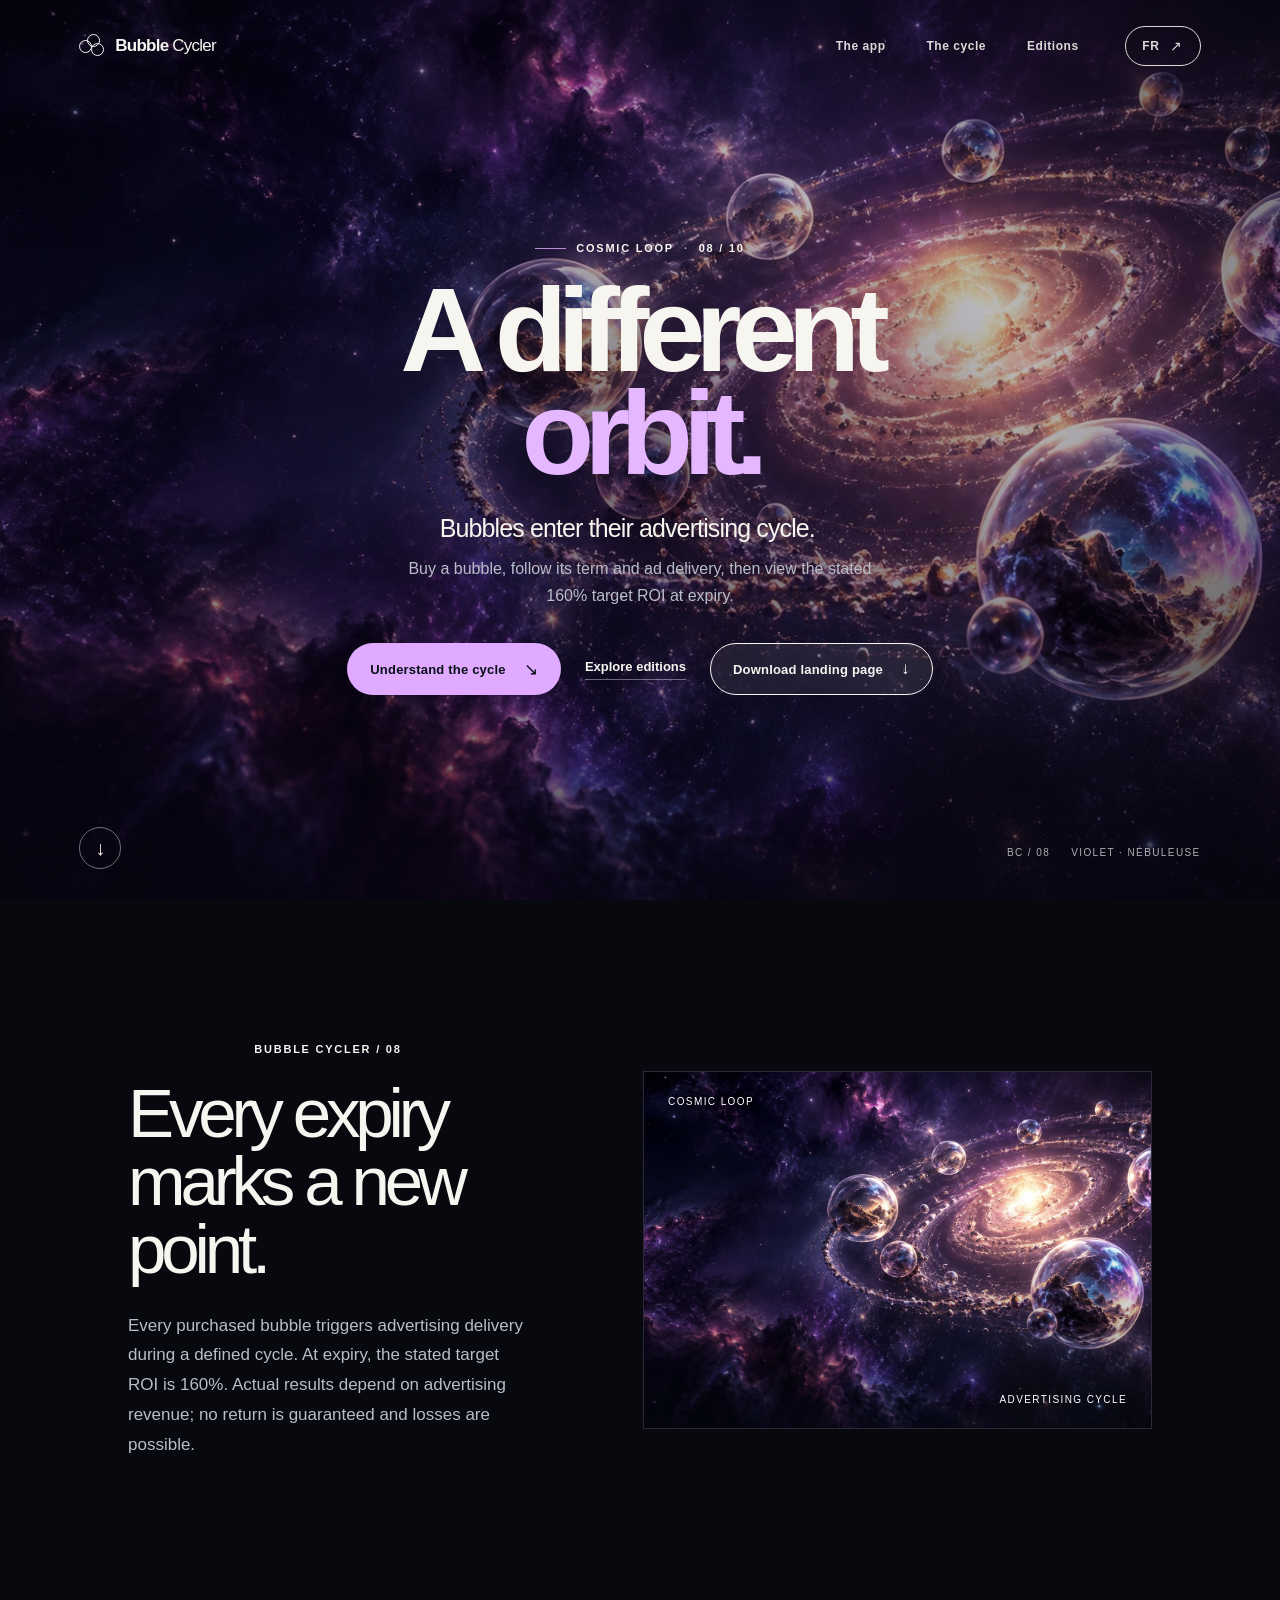
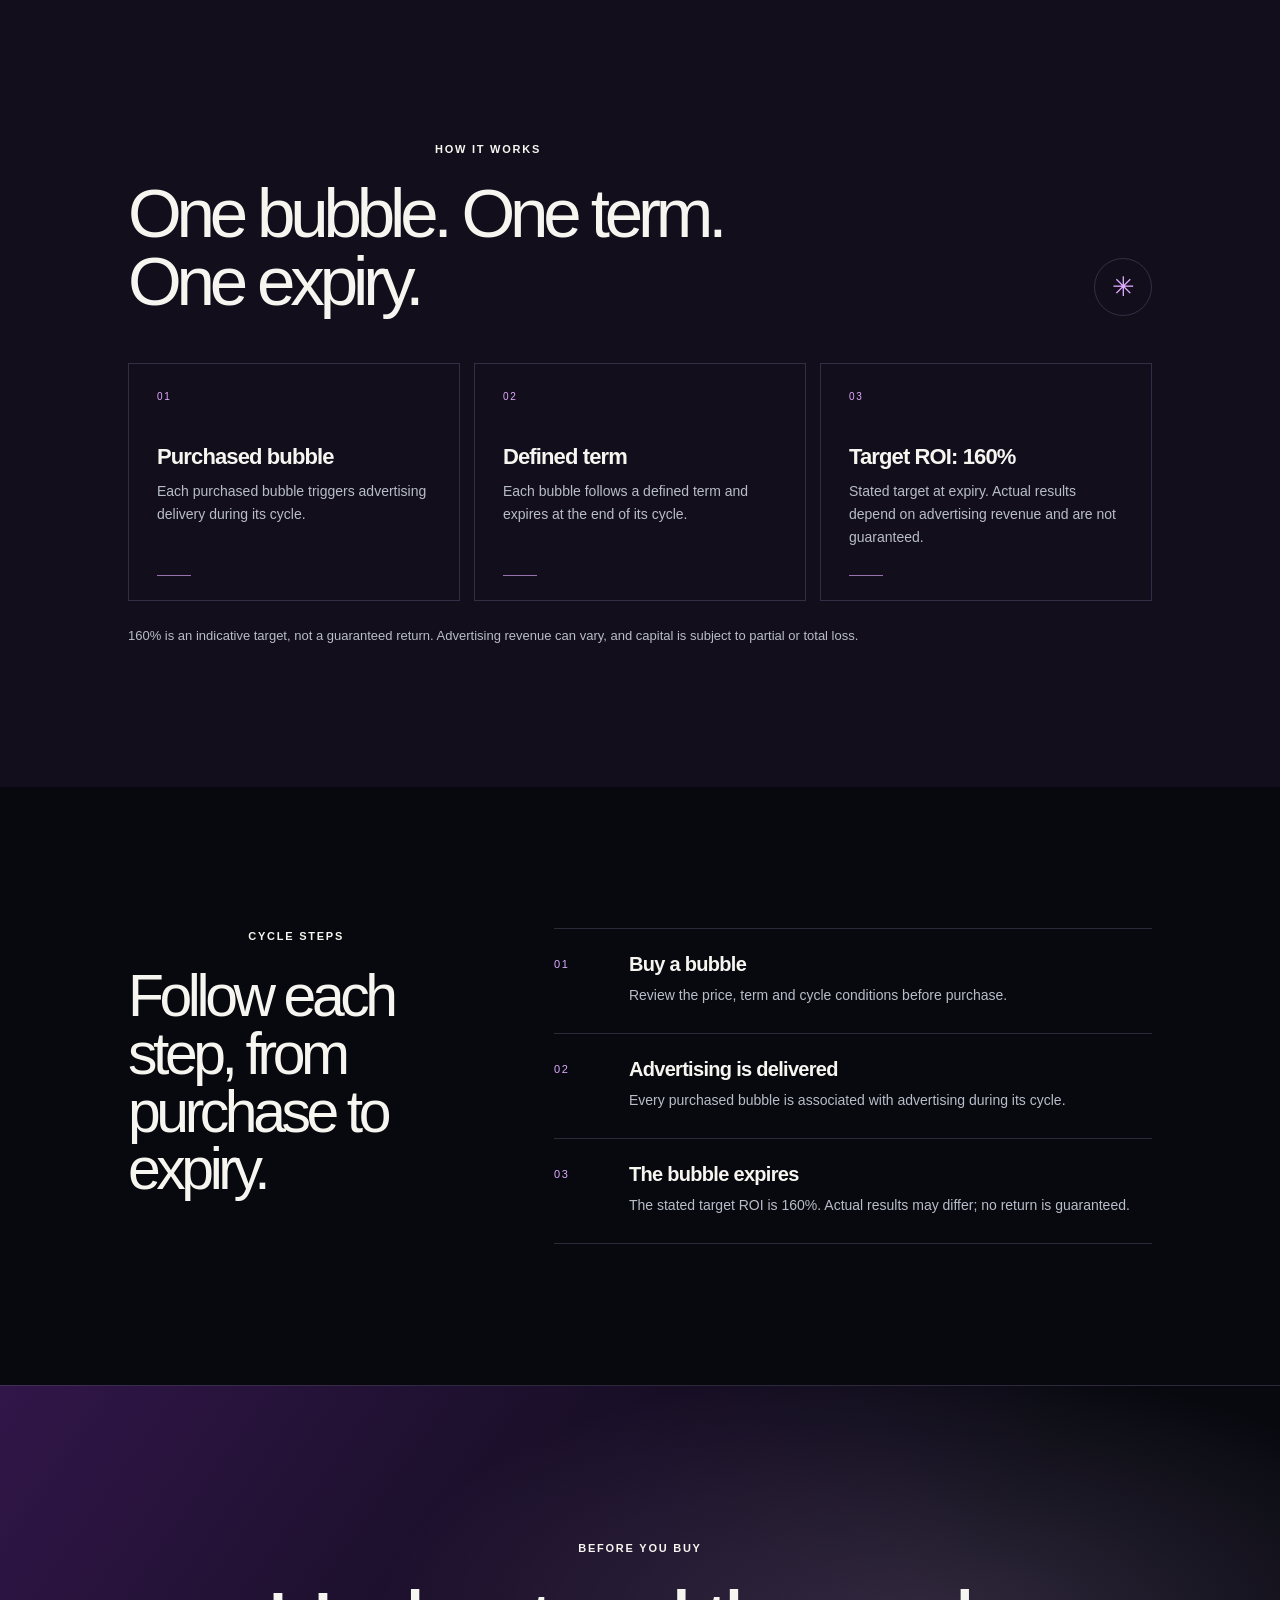
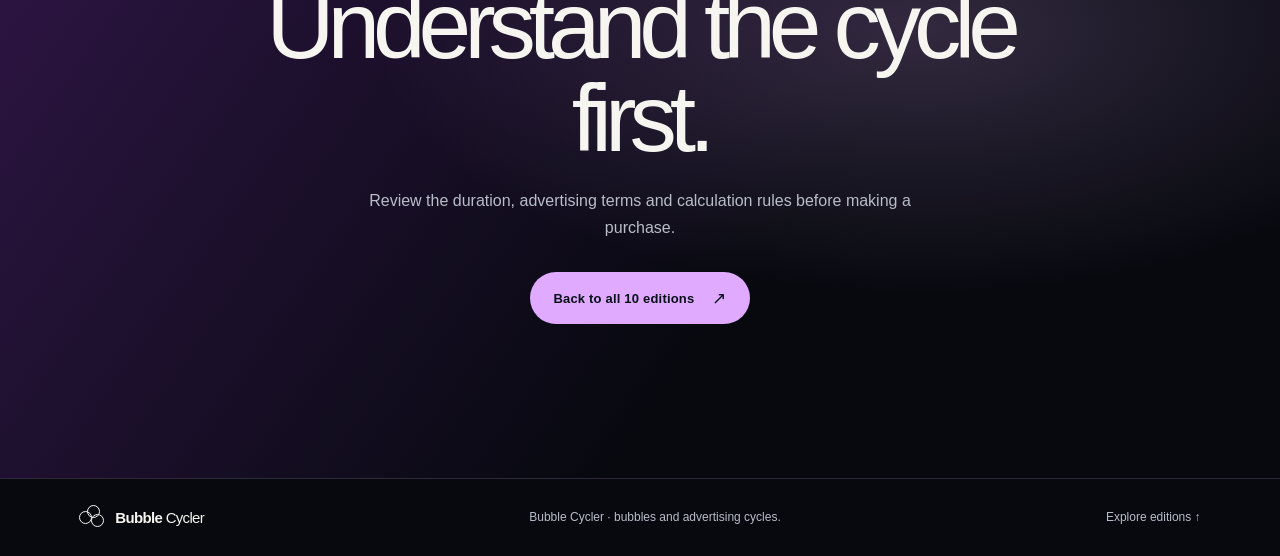
<file: bubble-cycler/mockups/cosmic-loop/index.html>
<!doctype html>
<html lang="fr">
<head>
  <meta charset="utf-8">
  <meta name="viewport" content="width=device-width, initial-scale=1, viewport-fit=cover">
  <meta name="theme-color" content="#080a0d">
  <meta name="description" content="Dix univers visuels pour Bubble Cycler, en français et en anglais.">
  <link rel="stylesheet" href="styles.css">
  <title>Bubble Cycler — Landing editions</title>
</head>
<body id="top" data-edition="08">
  <div id="app"><noscript>Bubble Cycler — activez JavaScript pour découvrir les éditions.</noscript></div>
  <script src="app.js" defer></script>
</body>
</html>
</file>
<file: bubble-cycler/mockups/cosmic-loop/styles.css>
:root {
  color-scheme: dark;
  --page-bg:#080a12;
  --ink:#f7f5f0;
  --muted:#b8bdc9;
  --accent:#a7eaff;
  --accent-deep:#173348;
  --surface:#111722;
  --line:rgba(255,255,255,.14);
  --serif: "Iowan Old Style", "Baskerville", "Palatino Linotype", Georgia, serif;
  --sans: "Inter", "Avenir Next", Avenir, "Segoe UI", sans-serif;
  font-family:var(--sans);
  font-synthesis:none;
  text-rendering:optimizeLegibility;
}
* { box-sizing:border-box; }
html { scroll-behavior:smooth; scroll-padding-top:96px; background:var(--page-bg); }
body { margin:0; background:var(--page-bg); color:var(--ink); font-family:var(--sans); -webkit-font-smoothing:antialiased; }
a { color:inherit; text-decoration:none; }
button { font:inherit; }
img { display:block; max-width:100%; }
::selection { background:var(--accent); color:#061018; }
:focus-visible { outline:2px solid var(--accent); outline-offset:4px; }
body.theme-night { --accent:#b8efff; --accent-deep:#163244; --surface:#0d1621; --line:rgba(203,237,255,.16); }
body.theme-rose { --accent:#a43365; --accent-deep:#ffe6ef; --surface:#fff9f7; --line:rgba(65,31,49,.14); }
body.theme-gold { --accent:#f2c678; --accent-deep:#4b3014; --surface:#12100d; --line:rgba(242,198,120,.2); }
body.theme-blue { --accent:#67edff; --accent-deep:#083a9a; --surface:#071526; --line:rgba(116,211,255,.18); }
body.theme-green { --accent:#b9e891; --accent-deep:#173b2d; --surface:#0b1713; --line:rgba(187,232,145,.18); }
body.theme-coral { --accent:#ff9c8b; --accent-deep:#4a152b; --surface:#1a1118; --line:rgba(255,166,158,.2); }
body.theme-pearl { --accent:#577992; --accent-deep:#e6edf0; --surface:#ffffff; --line:rgba(25,40,52,.13); }
body.theme-violet { --accent:#dfaaff; --accent-deep:#311649; --surface:#130e1c; --line:rgba(217,180,255,.18); }
body.theme-plum { --accent:#ffd08a; --accent-deep:#542d24; --surface:#160f18; --line:rgba(255,208,138,.18); }
body.theme-lime { --accent:#c8ff52; --accent-deep:#253a0b; --surface:#121711; --line:rgba(200,255,82,.2); }
body.gallery-page { --page-bg:#080a0d; --ink:#f4f5f0; --muted:#a6abb0; --accent:#c8ff52; --line:rgba(255,255,255,.14); }
.site-header {
  align-items:center; color:var(--ink); display:flex; gap:28px; height:92px; justify-content:space-between;
  left:0; padding:0 clamp(22px,6.2vw,108px); position:absolute; right:0; top:0; z-index:20;
}
.brand { align-items:center; display:inline-flex; font-size:17px; font-weight:680; gap:11px; letter-spacing:-.045em; white-space:nowrap; }
.brand__light { font-weight:380; }
.brand__mark { display:inline-block; height:25px; position:relative; width:25px; }
.brand__mark i { border:1.3px solid currentColor; border-radius:50%; height:13px; position:absolute; width:13px; }
.brand__mark i:nth-child(1) { left:0; top:6px; }
.brand__mark i:nth-child(2) { left:8px; top:0; }
.brand__mark i:nth-child(3) { right:0; top:9px; }
.site-nav { align-items:center; display:flex; gap:clamp(20px,3.2vw,48px); margin-left:auto; margin-right:18px; }
.site-nav a, .language-switch { color:inherit; font-size:12px; font-weight:560; letter-spacing:.045em; opacity:.88; transition:opacity .2s ease,color .2s ease; }
.site-nav a:hover, .language-switch:hover { opacity:1; }
.language-switch { align-items:center; background:transparent; border:1px solid currentColor; border-radius:999px; cursor:pointer; display:inline-flex; gap:11px; justify-content:center; min-height:40px; min-width:76px; padding:0 14px; }
.language-switch span { font-size:14px; }
.hero { align-items:center; color:var(--ink); display:flex; isolation:isolate; min-height:720px; overflow:hidden; padding:145px clamp(24px,10vw,170px) 110px; position:relative; height:min(100svh,1000px); }
.hero__image, .hero__overlay { height:100%; inset:0; position:absolute; width:100%; }
.hero__image { object-fit:cover; object-position:center; z-index:-2; }
.hero__overlay { background:linear-gradient(90deg,rgba(5,8,17,.94) 0%,rgba(5,8,17,.77) 33%,rgba(5,8,17,.18) 76%,rgba(5,8,17,.08) 100%),linear-gradient(0deg,rgba(5,8,17,.45),transparent 38%); z-index:-1; }
.hero__content { max-width:680px; position:relative; z-index:1; }
.eyebrow { align-items:center; display:flex; font-size:11px; font-weight:650; gap:10px; letter-spacing:.16em; line-height:1.5; margin:0 0 23px; text-transform:uppercase; }
.eyebrow__line { background:var(--accent); display:inline-block; height:1px; opacity:.8; width:31px; }
.eyebrow__dot { opacity:.65; }
.hero h1 { font-size:clamp(4.1rem,8.5vw,9.2rem); font-weight:570; letter-spacing:-.085em; line-height:.86; margin:0; max-width:9ch; }
.hero__line { display:block; }
.hero__line--accent { color:var(--accent); }
.hero__lead { font-size:clamp(19px,2.1vw,25px); font-weight:480; letter-spacing:-.035em; line-height:1.3; margin:28px 0 10px; max-width:560px; }
.hero__intro { color:var(--muted); font-size:16px; line-height:1.7; margin:0; max-width:495px; }
.hero__actions { align-items:center; display:flex; flex-wrap:wrap; gap:24px; margin-top:34px; }
.button { align-items:center; border:1px solid transparent; border-radius:999px; display:inline-flex; font-size:13px; font-weight:620; gap:18px; justify-content:center; letter-spacing:.015em; min-height:52px; padding:0 22px; transition:transform .2s ease,background .2s ease,border-color .2s ease; }
.button:hover { transform:translateY(-2px); }
.button--primary { background:var(--accent); color:#081018; }
.button--primary:hover { background:#fff; }
.button--download { background:rgba(255,255,255,.08); border-color:currentColor; color:var(--ink); }
.button--download:hover { background:var(--accent); border-color:var(--accent); color:var(--accent-deep); }
.button span { font-size:17px; }
.button--lime { background:#c8ff52; color:#10150b; }
.text-link { border-bottom:1px solid rgba(255,255,255,.38); color:inherit; font-size:13px; font-weight:560; padding:0 0 5px; }
.text-link:hover { border-color:currentColor; }
.hero__caption { bottom:42px; color:rgba(255,255,255,.68); display:flex; font-size:10px; gap:21px; letter-spacing:.14em; position:absolute; right:clamp(24px,6.2vw,108px); text-transform:uppercase; }
.scroll-cue { align-items:center; border:1px solid rgba(255,255,255,.42); border-radius:50%; bottom:31px; display:flex; font-size:20px; height:42px; justify-content:center; left:clamp(24px,6.2vw,108px); position:absolute; transition:background .2s ease; width:42px; }
.scroll-cue:hover { background:rgba(255,255,255,.14); }
.section { padding:clamp(86px,11vw,160px) clamp(24px,10vw,170px); }
.experience { align-items:center; background:var(--page-bg); display:grid; gap:clamp(45px,9vw,140px); grid-template-columns:minmax(0,.88fr) minmax(340px,1.12fr); }
.experience__copy { max-width:530px; }
.experience h2, .section-heading h2, .loop-section h2, .closing-section h2 { font-size:clamp(2.6rem,5.4vw,5.5rem); font-weight:520; letter-spacing:-.075em; line-height:.98; margin:0; }
.section-copy { color:var(--muted); font-size:17px; line-height:1.75; margin:27px 0 0; max-width:470px; }
.experience__art { aspect-ratio:1.42; border:1px solid var(--line); overflow:hidden; position:relative; }
.experience__art img { filter:saturate(.86); height:100%; object-fit:cover; transition:transform .8s cubic-bezier(.2,.7,.2,1); width:100%; }
.experience__art:hover img { transform:scale(1.035); }
.experience__art:after { background:linear-gradient(0deg,rgba(4,7,13,.55),transparent 52%); content:""; inset:0; pointer-events:none; position:absolute; }
.experience__art-tag, .experience__art-note { color:#fff; font-size:10px; letter-spacing:.14em; position:absolute; text-transform:uppercase; z-index:1; }
.experience__art-tag { left:24px; top:24px; }
.experience__art-note { bottom:23px; right:24px; }
.section-heading { align-items:end; display:flex; justify-content:space-between; margin:0 auto 47px; max-width:1260px; }
.section-heading h2 { max-width:720px; }
.section-heading__mark { align-items:center; border:1px solid var(--line); border-radius:50%; color:var(--accent); display:flex; font-size:27px; height:58px; justify-content:center; width:58px; }
.features { background:var(--surface); }
.feature-grid { display:grid; gap:14px; grid-template-columns:repeat(3,minmax(0,1fr)); margin:0 auto; max-width:1260px; }
.risk-note { color:var(--muted); font-size:13px; line-height:1.65; margin:24px auto 0; max-width:1260px; }
.feature-card { border:1px solid var(--line); display:flex; flex-direction:column; min-height:238px; padding:27px 28px 24px; position:relative; transition:transform .25s ease,border-color .25s ease; }
.feature-card:hover { border-color:var(--accent); transform:translateY(-4px); }
.feature-card__index { color:var(--accent); font-size:10px; letter-spacing:.16em; }
.feature-card h3 { font-size:22px; font-weight:550; letter-spacing:-.04em; margin:42px 0 10px; }
.feature-card p { color:var(--muted); font-size:14px; line-height:1.65; margin:0; max-width:300px; }
.feature-card__rule { background:var(--accent); height:1px; margin-top:auto; opacity:.65; width:34px; }
.loop-section { align-items:start; background:var(--page-bg); display:grid; gap:clamp(40px,7vw,105px); grid-template-columns:minmax(250px,.72fr) minmax(0,1.28fr); }
.loop-section__intro { max-width:450px; }
.loop-section h2 { font-size:clamp(2.4rem,4.6vw,4.7rem); }
.step-grid { border-top:1px solid var(--line); }
.step-card { align-items:start; border-bottom:1px solid var(--line); display:grid; gap:25px; grid-template-columns:50px 1fr; padding:24px 0 26px; }
.step-card__index { color:var(--accent); font-size:11px; letter-spacing:.14em; padding-top:5px; }
.step-card h3 { font-size:20px; font-weight:570; letter-spacing:-.035em; margin:0 0 8px; }
.step-card p { color:var(--muted); font-size:14px; line-height:1.65; margin:0; }
.closing-section { background:radial-gradient(ellipse at 72% 35%,color-mix(in srgb,var(--accent) 20%,transparent),transparent 42%),linear-gradient(125deg,var(--accent-deep),var(--page-bg) 62%); border-top:1px solid var(--line); padding:clamp(90px,12vw,168px) 24px; text-align:center; }
.closing-section__content { margin:auto; max-width:800px; }
.closing-section .eyebrow { justify-content:center; }
.closing-section h2 { font-size:clamp(3rem,7.4vw,7.2rem); }
.closing-section__content > p:not(.eyebrow) { color:var(--muted); font-size:16px; line-height:1.7; margin:22px auto 31px; max-width:560px; }
.closing-section .button { margin:auto; }
.site-footer { align-items:center; border-top:1px solid var(--line); color:var(--muted); display:flex; gap:25px; justify-content:space-between; padding:26px clamp(22px,6.2vw,108px); }
.site-footer .brand { color:var(--ink); font-size:15px; }
.site-footer p { font-size:12px; margin:0; }
.site-footer > a:last-child { font-size:12px; }

/* Ten visual compositions */
.layout-poster .hero__overlay { background:linear-gradient(90deg,rgba(255,243,238,.9) 0%,rgba(255,243,238,.72) 34%,rgba(255,243,238,.12) 72%,transparent),linear-gradient(0deg,rgba(245,232,229,.3),transparent 50%); }
.layout-poster .hero { color:#321d2c; }
.layout-poster .hero__intro { color:#59424f; }
.layout-poster .hero h1, .layout-poster .experience h2, .layout-poster .section-heading h2 { font-family:var(--serif); font-weight:500; letter-spacing:-.06em; }
.layout-poster .hero__line--accent { color:#a43365; font-style:italic; }
.layout-poster .text-link { border-color:rgba(50,29,44,.45); }
.layout-poster .hero__caption { color:rgba(50,29,44,.66); }
.layout-frame .hero__content { background:rgba(10,10,11,.42); border:1px solid rgba(242,198,120,.28); max-width:660px; padding:clamp(28px,5vw,64px); backdrop-filter:blur(8px); }
.layout-frame .hero__overlay { background:linear-gradient(90deg,rgba(3,3,3,.63),rgba(3,3,3,.25) 58%,rgba(3,3,3,.08)),linear-gradient(0deg,rgba(0,0,0,.55),transparent 45%); }
.layout-frame .hero h1, .layout-frame .experience h2, .layout-frame .section-heading h2 { font-family:var(--serif); font-weight:450; letter-spacing:-.065em; }
.layout-frame .hero__line--accent { color:#f2c678; }
.layout-frame .experience__art { border-color:rgba(242,198,120,.34); }
.layout-pulse .hero { padding-left:clamp(24px,13vw,220px); }
.layout-pulse .hero__overlay { background:linear-gradient(90deg,rgba(2,14,39,.92),rgba(2,14,39,.65) 40%,rgba(2,14,39,.04) 82%),linear-gradient(0deg,rgba(1,9,30,.45),transparent 55%); }
.layout-pulse .hero__line--accent { text-shadow:0 0 28px rgba(103,237,255,.3); }
.layout-pulse .hero__content { max-width:625px; }
.layout-verdant .hero__overlay { background:linear-gradient(90deg,rgba(3,19,14,.9),rgba(3,19,14,.68) 42%,rgba(3,19,14,.05) 88%),linear-gradient(0deg,rgba(3,19,14,.38),transparent 55%); }
.layout-verdant .hero h1 { font-family:var(--serif); font-weight:450; letter-spacing:-.07em; }
.layout-verdant .hero__line--accent { color:#d1efa9; font-style:italic; }
.layout-verdant .experience__art { border-radius:0 96px 0 0; }
.layout-shift .hero { align-items:flex-end; padding-bottom:clamp(105px,15vh,155px); }
.layout-shift .hero__overlay { background:linear-gradient(90deg,rgba(29,6,22,.85),rgba(29,6,22,.4) 52%,rgba(29,6,22,.02) 100%),linear-gradient(0deg,rgba(20,4,17,.7),transparent 60%); }
.layout-shift .hero h1 { font-family:var(--serif); font-size:clamp(4rem,8.4vw,8.7rem); font-weight:450; }
.layout-shift .hero__line--accent { color:#ff9c8b; }
.layout-shift .feature-card { border-radius:0 28px 0 0; }
.layout-pearl { color-scheme:light; }
.layout-pearl .hero { color:#17212b; }
.layout-pearl .hero__overlay { background:linear-gradient(90deg,rgba(246,248,250,.92),rgba(246,248,250,.76) 35%,rgba(246,248,250,.12) 80%),linear-gradient(0deg,rgba(220,229,235,.42),transparent 55%); }
.layout-pearl .hero__intro, .layout-pearl .section-copy, .layout-pearl .feature-card p, .layout-pearl .step-card p { color:#59636d; }
.layout-pearl .hero__caption { color:rgba(23,33,43,.62); }
.layout-pearl .scroll-cue { border-color:rgba(23,33,43,.42); }
.layout-pearl .text-link { border-color:rgba(23,33,43,.4); }
.layout-pearl .hero__line--accent { color:#577992; }
.layout-pearl .features { background:#e9eef0; }
.layout-pearl .experience__art:after { background:linear-gradient(0deg,rgba(14,24,31,.46),transparent 52%); }
.layout-cosmic .hero { justify-content:center; text-align:center; }
.layout-cosmic .hero__content { max-width:810px; }
.layout-cosmic .hero h1 { font-size:clamp(4.2rem,9.3vw,9.8rem); max-width:none; }
.layout-cosmic .hero__line--accent { color:#e4b7ff; }
.layout-cosmic .eyebrow, .layout-cosmic .hero__actions { justify-content:center; }
.layout-cosmic .hero__intro { margin-left:auto; margin-right:auto; }
.layout-cosmic .hero__overlay { background:radial-gradient(ellipse at center,rgba(12,5,26,.55),rgba(10,5,20,.28) 45%,rgba(7,4,15,.66)),linear-gradient(0deg,rgba(7,4,15,.48),transparent 60%); }
.layout-afterglow .hero__overlay { background:linear-gradient(90deg,rgba(23,12,28,.9),rgba(23,12,28,.66) 38%,rgba(23,12,28,.04) 83%),linear-gradient(0deg,rgba(23,12,28,.5),transparent 60%); }
.layout-afterglow .hero h1, .layout-afterglow .experience h2 { font-family:var(--serif); font-weight:450; }
.layout-afterglow .hero__line--accent { color:#ffd08a; font-style:italic; }
.layout-afterglow .experience__art { border-radius:160px 0 0 0; }
.layout-rush .hero__overlay { background:linear-gradient(90deg,rgba(7,10,8,.94),rgba(7,10,8,.76) 36%,rgba(7,10,8,.08) 78%),linear-gradient(0deg,rgba(5,8,5,.46),transparent 55%); }
.layout-rush .hero { padding-left:clamp(24px,8vw,135px); }
.layout-rush .hero__line--accent { color:#c8ff52; }
.layout-rush .hero__content { border-left:2px solid var(--accent); padding-left:clamp(22px,3.5vw,58px); }
.layout-rush .feature-card { background:#0d120e; }

.gallery-hero { align-items:center; color:#f4f5f0; display:flex; isolation:isolate; min-height:630px; overflow:hidden; padding:150px clamp(24px,10vw,170px) 110px; position:relative; height:79svh; }
.gallery-hero__image, .gallery-hero__shade { height:100%; inset:0; position:absolute; width:100%; }
.gallery-hero__image { object-fit:cover; object-position:center; z-index:-2; }
.gallery-hero__shade { background:linear-gradient(90deg,rgba(8,10,13,.94),rgba(8,10,13,.74) 35%,rgba(8,10,13,.14) 78%),linear-gradient(0deg,#080a0d 0%,transparent 32%); z-index:-1; }
.gallery-hero__content { max-width:700px; position:relative; }
.gallery-hero__content .eyebrow { color:#c8ff52; }
.gallery-hero h1 { font-size:clamp(4rem,8.6vw,8.7rem); font-weight:550; letter-spacing:-.085em; line-height:.9; margin:0; max-width:9ch; }
.gallery-hero__body { color:#c1c5c7; font-size:16px; line-height:1.7; margin:24px 0 29px; max-width:490px; }
.gallery-hero__side { bottom:48px; color:rgba(255,255,255,.64); font-size:9px; letter-spacing:.16em; line-height:1.7; position:absolute; right:clamp(24px,6.2vw,108px); text-align:right; }
.gallery-list { background:#080a0d; padding:clamp(64px,8vw,110px) clamp(24px,7vw,118px) 120px; }
.gallery-list__heading { align-items:end; display:flex; justify-content:space-between; margin:0 auto 43px; max-width:1420px; }
.gallery-list__heading .eyebrow { color:#c8ff52; margin-bottom:13px; }
.gallery-list__heading h2 { font-size:clamp(2.6rem,5.5vw,5.4rem); font-weight:520; letter-spacing:-.07em; line-height:1; margin:0; }
.gallery-list__count { color:#858b90; font-size:11px; letter-spacing:.16em; padding-bottom:5px; }
.edition-grid { display:grid; gap:20px; grid-template-columns:repeat(2,minmax(0,1fr)); margin:0 auto; max-width:1420px; }
.edition-card { border:1px solid rgba(255,255,255,.13); display:flex; flex-direction:column; min-width:0; transition:border-color .25s ease,transform .25s ease; }
.edition-card:hover { border-color:var(--accent); transform:translateY(-3px); }
.edition-card__preview { display:block; min-width:0; }
.edition-card__image { aspect-ratio:1.78; background:#17191d; overflow:hidden; position:relative; }
.edition-card__image:after { background:linear-gradient(0deg,rgba(3,5,8,.44),transparent 38%); content:""; inset:0; position:absolute; }
.edition-card__image img { height:100%; object-fit:cover; transition:transform .7s cubic-bezier(.2,.7,.2,1); width:100%; }
.edition-card:hover .edition-card__image img { transform:scale(1.035); }
.edition-card__number, .edition-card__arrow { color:#fff; position:absolute; z-index:1; }
.edition-card__number { font-size:11px; left:20px; letter-spacing:.16em; top:20px; }
.edition-card__arrow { align-items:center; border:1px solid rgba(255,255,255,.65); border-radius:50%; bottom:17px; display:flex; font-size:17px; height:38px; justify-content:center; right:17px; width:38px; }
.edition-card__meta { align-items:end; display:flex; gap:18px; justify-content:space-between; padding:22px 22px 24px; }
.edition-card__name { color:#c8ff52; font-size:10px; letter-spacing:.14em; }
.edition-card__meta h2 { color:#f1f2ed; font-size:clamp(19px,2vw,25px); font-weight:530; letter-spacing:-.04em; line-height:1.14; margin:10px 0 10px; }
.edition-card__palette { color:#949a9e; font-size:10px; letter-spacing:.1em; }
.edition-card__link { color:#d2d4d0; font-size:11px; white-space:nowrap; }
.edition-card__download { align-items:center; border-top:1px solid rgba(255,255,255,.13); color:#f4f5f0; display:flex; font-size:12px; font-weight:560; justify-content:space-between; min-height:50px; padding:0 22px; transition:background .2s ease,color .2s ease; }
.edition-card__download span:last-child { align-items:center; border:1px solid currentColor; border-radius:50%; display:flex; font-size:15px; height:27px; justify-content:center; width:27px; }
.edition-card__download:hover { background:rgba(200,255,82,.08); color:#c8ff52; }
.edition-card .theme-rose { --accent:#ffc5dc; }
.gallery-footer { background:#080a0d; }
.gallery-footer > a:last-child { color:#c8ff52; }

@media (max-width:900px) {
  .site-header { height:78px; padding-left:24px; padding-right:24px; }
  .hero { padding-left:7vw; padding-right:7vw; }
  .experience { gap:50px; grid-template-columns:1fr; }
  .experience__copy { max-width:700px; }
  .experience__art { margin-left:auto; max-width:760px; width:100%; }
  .loop-section { grid-template-columns:1fr; }
  .loop-section__intro { max-width:650px; }
  .gallery-hero { padding-left:7vw; padding-right:7vw; }
  .gallery-list { padding-left:5vw; padding-right:5vw; }
}
@media (max-width:640px) {
  html { scroll-padding-top:76px; }
  .site-header { gap:12px; height:72px; padding:0 18px; }
  .brand { font-size:15px; gap:8px; }
  .brand__mark { transform:scale(.86); transform-origin:left center; width:22px; }
  .site-nav { gap:0; margin:0 0 0 auto; }
  .site-nav a:not(:last-child) { display:none; }
  .site-nav a { font-size:11px; }
  .language-switch { font-size:11px; min-height:36px; min-width:66px; padding:0 10px; }
  .hero { align-items:flex-end; height:92svh; min-height:700px; padding:145px 24px 112px; }
  .hero__content { max-width:100%; }
  .hero h1 { font-size:clamp(3.7rem,16vw,6.3rem); max-width:10ch; }
  .hero__lead { font-size:19px; margin-top:22px; }
  .hero__intro { font-size:14px; line-height:1.62; max-width:420px; }
  .hero__actions { align-items:flex-start; flex-direction:column; gap:18px; margin-top:26px; }
  .button { min-height:48px; }
  .hero__caption { bottom:29px; font-size:8px; gap:12px; right:22px; }
  .scroll-cue { bottom:21px; height:37px; left:22px; width:37px; }
  .layout-cosmic .hero { align-items:center; }
  .layout-cosmic .hero h1 { font-size:clamp(3.5rem,15vw,6.6rem); }
  .layout-poster .hero__overlay { background:linear-gradient(0deg,rgba(255,243,238,.94),rgba(255,243,238,.84) 48%,rgba(255,243,238,.18) 100%); }
  .layout-pearl .hero__overlay { background:linear-gradient(0deg,rgba(246,248,250,.95),rgba(246,248,250,.79) 46%,rgba(246,248,250,.15)); }
  .layout-shift .hero { align-items:flex-end; }
  .layout-rush .hero__content { padding-left:18px; }
  .section { padding:84px 24px; }
  .experience { gap:38px; }
  .experience h2, .section-heading h2, .loop-section h2 { font-size:clamp(2.5rem,11vw,4rem); }
  .section-copy { font-size:15px; margin-top:18px; }
  .experience__art { aspect-ratio:1.14; }
  .experience__art-tag { left:17px; top:17px; }
  .experience__art-note { bottom:17px; right:17px; }
  .section-heading { align-items:start; gap:15px; margin-bottom:30px; }
  .section-heading__mark { flex:0 0 42px; font-size:20px; height:42px; width:42px; }
  .feature-grid { grid-template-columns:1fr; }
  .feature-card { min-height:190px; padding:22px; }
  .feature-card h3 { margin-top:30px; }
  .loop-section { gap:35px; }
  .step-card { gap:18px; grid-template-columns:35px 1fr; padding:20px 0; }
  .closing-section { padding:88px 22px; }
  .closing-section h2 { font-size:clamp(3rem,12vw,5rem); }
  .closing-section__content > p:not(.eyebrow) { font-size:14px; }
  .site-footer { align-items:flex-start; flex-wrap:wrap; gap:14px; padding:22px 20px; }
  .site-footer p { flex-basis:100%; order:3; }
  .gallery-hero { align-items:flex-end; height:87svh; min-height:680px; padding:145px 24px 105px; }
  .gallery-hero h1 { font-size:clamp(3.8rem,15vw,6.6rem); }
  .gallery-hero__body { font-size:14px; }
  .gallery-hero__side { bottom:28px; font-size:8px; right:22px; }
  .gallery-list { padding:76px 18px 86px; }
  .gallery-list__heading { align-items:start; gap:12px; margin-bottom:28px; }
  .gallery-list__heading h2 { font-size:clamp(2.4rem,10vw,3.6rem); max-width:8ch; }
  .gallery-list__count { font-size:9px; }
  .edition-grid { gap:14px; grid-template-columns:1fr; }
  .edition-card__meta { padding:18px 17px 19px; }
  .edition-card__meta h2 { font-size:20px; }
  .edition-card__link { display:none; }
}
@media (prefers-reduced-motion:reduce) {
  html { scroll-behavior:auto; }
  *, *:before, *:after { animation-duration:.01ms !important; animation-iteration-count:1 !important; transition-duration:.01ms !important; }
}
</file>
